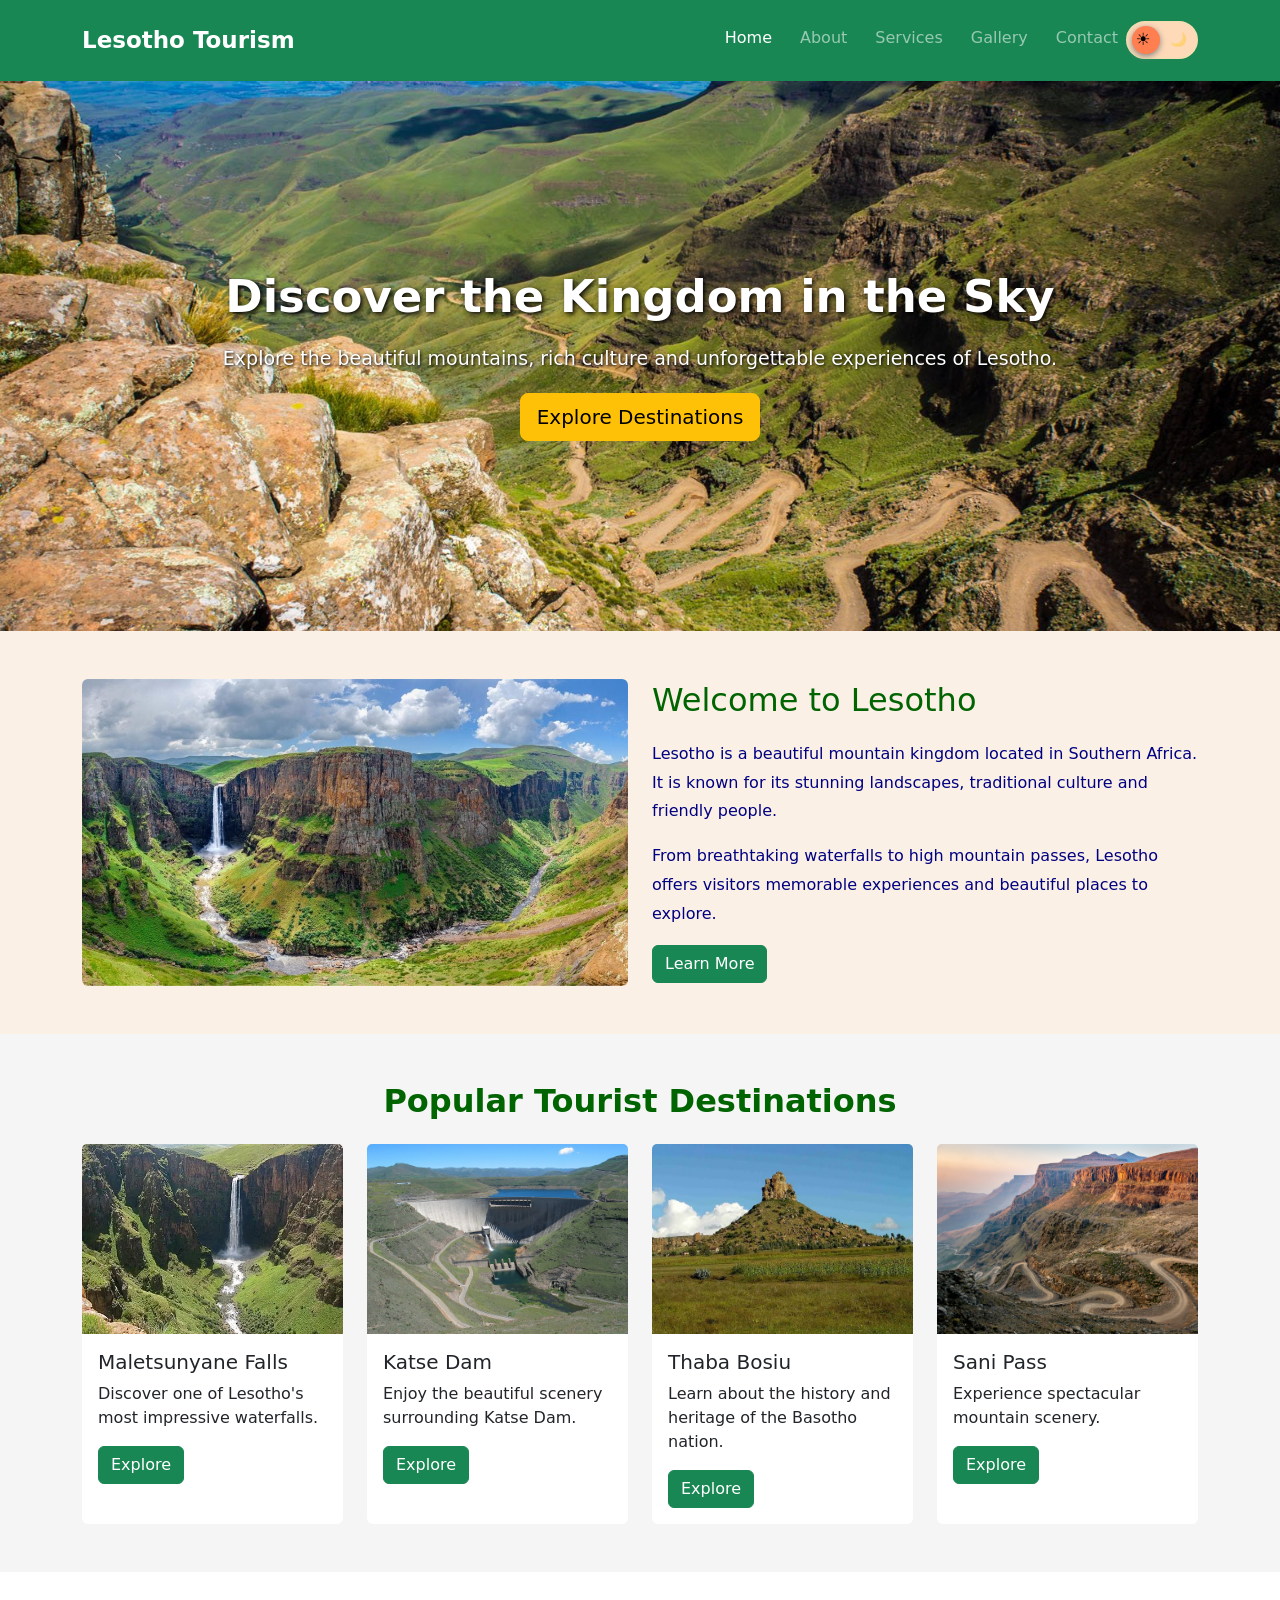
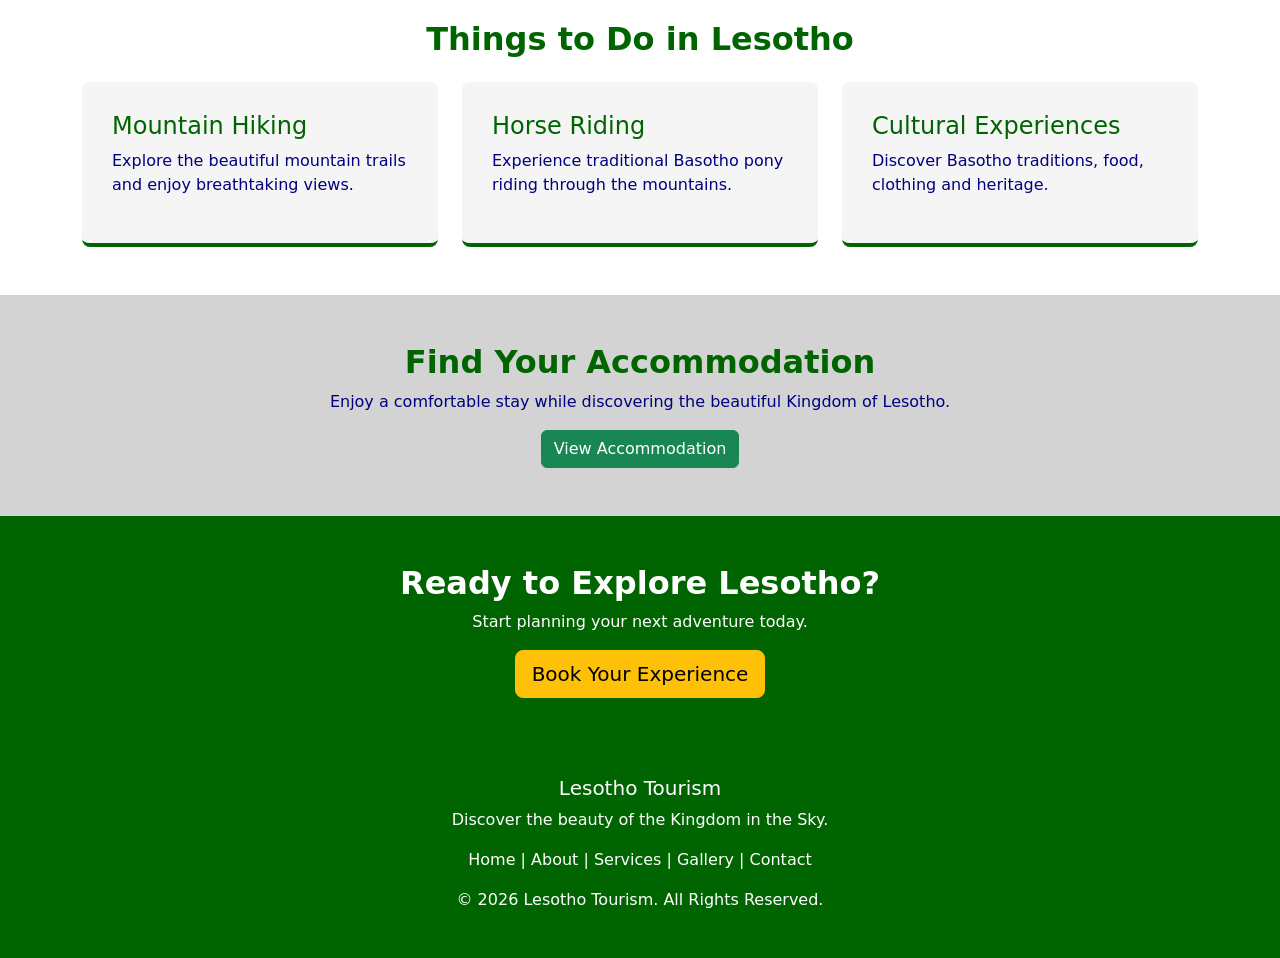
<file: index.html>
<!DOCTYPE html>
<html lang="en">
<head>
    <meta charset="UTF-8">
    <meta name="viewport" content="width=device-width, initial-scale=1.0">

    <title>Lesotho Tourism</title>

    <link href="https://cdn.jsdelivr.net/npm/bootstrap@5.3.3/dist/css/bootstrap.min.css" rel="stylesheet">
    <link rel="stylesheet" href="style.css">
</head>

<body>

<header>
    <nav class="navbar navbar-expand-lg navbar-dark bg-success">
        <div class="container">

            <a class="navbar-brand fw-bold" href="index.html">
                Lesotho Tourism
            </a>

            <button class="navbar-toggler" type="button"
                data-bs-toggle="collapse" data-bs-target="#myNavbar">
                <span class="navbar-toggler-icon"></span>
            </button>

            <div class="collapse navbar-collapse" id="myNavbar">

                <ul class="navbar-nav ms-auto">
                    <li class="nav-item"><a class="nav-link active" href="index.html">Home</a></li>
                    <li class="nav-item"><a class="nav-link" href="about.html">About</a></li>
                    <li class="nav-item"><a class="nav-link" href="services.html">Services</a></li>
                    <li class="nav-item"><a class="nav-link" href="gallery.html">Gallery</a></li>
                    <li class="nav-item"><a class="nav-link" href="contact.html">Contact</a></li>
                    <button id="theme-toggle" class="mustang-toggle" type="button" aria-label="Toggle dark mode" aria-pressed="false">
                        <span class="civic-track">
                            <span class="corolla-icon sun" aria-hidden="true">☀️</span>
                            <span class="corolla-icon moon" aria-hidden="true">🌙</span>
                            <span class="camry-thumb"></span>
                        </span>
                    </button>
                </ul>
            </div>
        </div>
    </nav>
</header>

<main>

    <!-- Hero -->
    <section class="landcruiser-hero">
        <div class="container text-center">
            <h1>Discover the Kingdom in the Sky</h1>

            <p>
                Explore the beautiful mountains, rich culture
                and unforgettable experiences of Lesotho.
            </p>

            <a href="services.html" class="btn btn-warning btn-lg">
                Explore Destinations
            </a>
        </div>
    </section>

    <!-- Introduction -->
    <section class="hilux-intro container py-5">
        <div class="row align-items-center">

            <div class="col-md-6">
                <img src="Landscape.png"
                    class="img-fluid rounded"
                    alt="Beautiful mountain scenery">
            </div>

            <div class="col-md-6">
                <h2>Welcome to Lesotho</h2>

                <p>
                    Lesotho is a beautiful mountain kingdom located
                    in Southern Africa. It is known for its stunning
                    landscapes, traditional culture and friendly people.
                </p>

                <p>
                    From breathtaking waterfalls to high mountain
                    passes, Lesotho offers visitors memorable
                    experiences and beautiful places to explore.
                </p>

                <a href="about.html" class="btn btn-success">Learn More</a>
            </div>

        </div>
    </section>

    <!-- Destinations -->
    <section class="defender-destinations py-5">
        <div class="container">

            <h2 class="text-center mb-4">Popular Tourist Destinations</h2>

            <div class="row g-4">

                <div class="col-12 col-sm-6 col-lg-3">
                    <div class="card wrangler-card h-100">
                        <img src="maletsunyane.webp"
                            class="card-img-top" alt="Waterfall scenery">

                        <div class="card-body">
                            <h5 class="card-title">Maletsunyane Falls</h5>
                            <p class="card-text">Discover one of Lesotho's most impressive waterfalls.</p>
                            <a href="services.html" class="btn btn-success">Explore</a>
                        </div>
                    </div>
                </div>

                <div class="col-12 col-sm-6 col-lg-3">
                    <div class="card wrangler-card h-100">
                        <img src="Katse-Dam.jpg"
                            class="card-img-top" alt="Mountain lake scenery">

                        <div class="card-body">
                            <h5 class="card-title">Katse Dam</h5>
                            <p class="card-text">Enjoy the beautiful scenery surrounding Katse Dam.</p>
                            <a href="services.html" class="btn btn-success">Explore</a>
                        </div>
                    </div>
                </div>

                <div class="col-12 col-sm-6 col-lg-3">
                    <div class="card wrangler-card h-100">
                        <img src="Thaba Bosiu.png"
                            class="card-img-top" alt="Mountain landscape">

                        <div class="card-body">
                            <h5 class="card-title">Thaba Bosiu</h5>
                            <p class="card-text">Learn about the history and heritage of the Basotho nation.</p>
                            <a href="services.html" class="btn btn-success">Explore</a>
                        </div>
                    </div>
                </div>

                <div class="col-12 col-sm-6 col-lg-3">
                    <div class="card wrangler-card h-100">
                        <img src="sani-pass.jpg"
                            class="card-img-top" alt="Mountain pass scenery">

                        <div class="card-body">
                            <h5 class="card-title">Sani Pass</h5>
                            <p class="card-text">Experience spectacular mountain scenery.</p>
                            <a href="services.html" class="btn btn-success">Explore</a>
                        </div>
                    </div>
                </div>

            </div>
        </div>
    </section>

    
    <section class="porsche-activities py-5">
        <div class="container">

            <h2 class="text-center mb-4">Things to Do in Lesotho</h2>

            <div class="row g-4">

                <div class="col-md-4">
                    <div class="ferrari-box">
                        <h4>Mountain Hiking</h4>
                        <p>Explore the beautiful mountain trails and enjoy breathtaking views.</p>
                    </div>
                </div>

                <div class="col-md-4">
                    <div class="ferrari-box">
                        <h4>Horse Riding</h4>
                        <p>Experience traditional Basotho pony riding through the mountains.</p>
                    </div>
                </div>

                <div class="col-md-4">
                    <div class="ferrari-box">
                        <h4>Cultural Experiences</h4>
                        <p>Discover Basotho traditions, food, clothing and heritage.</p>
                    </div>
                </div>

            </div>
        </div>
    </section>

    <section class="rangerover-stay py-5">
        <div class="container text-center">

            <h2>Find Your Accommodation</h2>

            <p>
                Enjoy a comfortable stay while discovering the
                beautiful Kingdom of Lesotho.
            </p>

            <a href="services.html" class="btn btn-success">
                View Accommodation
            </a>

        </div>
    </section>

    <section class="gwagon-booking text-center py-5">
        <div class="container">

            <h2>Ready to Explore Lesotho?</h2>

            <p>Start planning your next adventure today.</p>

            <a href="contact.html" class="btn btn-warning btn-lg">
                Book Your Experience
            </a>

        </div>
    </section>

</main>

<footer class="lexus-footer text-center">
    <div class="container">

        <h5>Lesotho Tourism</h5>

        <p>Discover the beauty of the Kingdom in the Sky.</p>

        <p>
            <a href="index.html">Home</a> |
            <a href="about.html">About</a> |
            <a href="services.html">Services</a> |
            <a href="gallery.html">Gallery</a> |
            <a href="contact.html">Contact</a>
        </p>

        <p>&copy; 2026 Lesotho Tourism. All Rights Reserved.</p>

    </div>
</footer>

<script src="https://cdn.jsdelivr.net/npm/bootstrap@5.3.3/dist/js/bootstrap.bundle.min.js"></script>
<script src="script.js"></script>

</body>
</html>
</file>
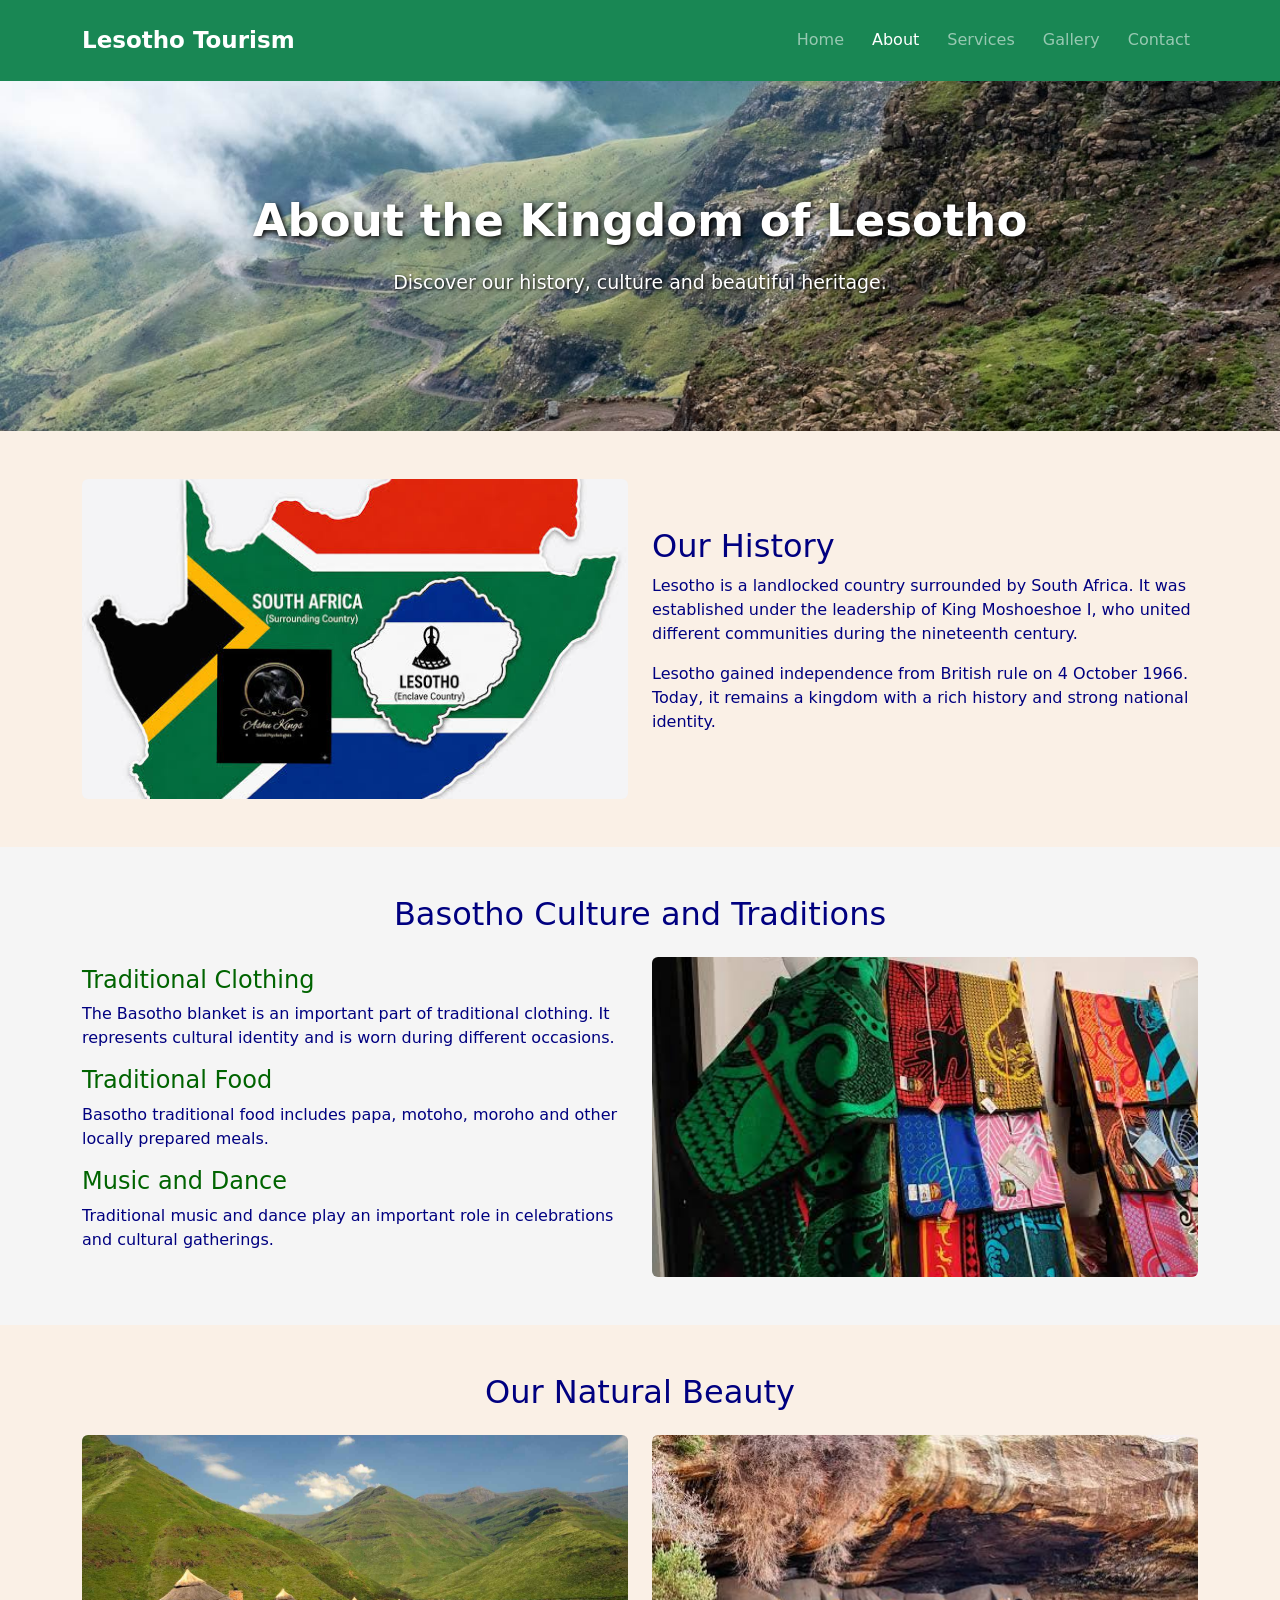
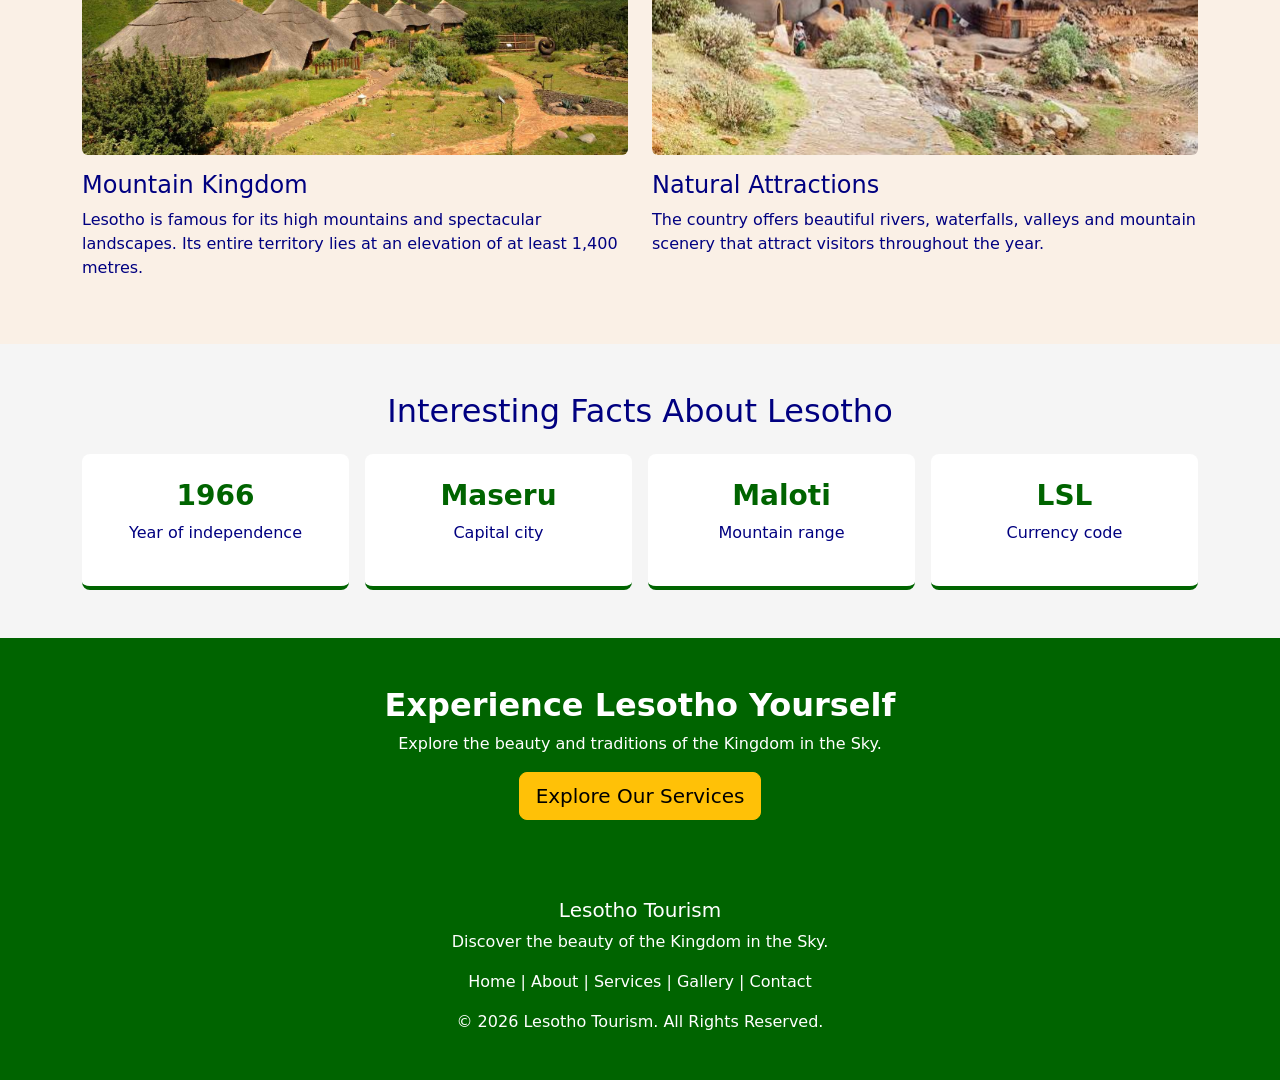
<file: about.html>
<!DOCTYPE html>
<html lang="en">
<head>
    <meta charset="UTF-8">
    <meta name="viewport" content="width=device-width, initial-scale=1.0">

    <title>About Lesotho | Lesotho Tourism</title>

    <link href="https://cdn.jsdelivr.net/npm/bootstrap@5.3.3/dist/css/bootstrap.min.css" rel="stylesheet">
    <link rel="stylesheet" href="style.css">
</head>

<body>

<header>
    <nav class="navbar navbar-expand-lg navbar-dark bg-success">
        <div class="container">

            <a class="navbar-brand fw-bold" href="index.html">Lesotho Tourism</a>

            <button class="navbar-toggler" type="button"
                data-bs-toggle="collapse" data-bs-target="#myNavbar">
                <span class="navbar-toggler-icon"></span>
            </button>
            

            <div class="collapse navbar-collapse" id="myNavbar">
                <ul class="navbar-nav ms-auto">
                    
                    <li class="nav-item"><a class="nav-link" href="index.html">Home</a></li>
                    <li class="nav-item"><a class="nav-link active" href="about.html">About</a></li>
                    <li class="nav-item"><a class="nav-link" href="services.html">Services</a></li>
                    <li class="nav-item"><a class="nav-link" href="gallery.html">Gallery</a></li>
                    <li class="nav-item"><a class="nav-link" href="contact.html">Contact</a></li>
                </ul>
            </div>

        </div>
    </nav>
</header>

<main>

    <!-- About Hero -->
    <section class="spongebob-hero">
        <div class="container text-center">
            <h1>About the Kingdom of Lesotho</h1>
            <p>Discover our history, culture and beautiful heritage.</p>
        </div>
    </section>

    <!-- History -->
    <section class="container py-5">
        <div class="row align-items-center g-4">

            <div class="col-md-6">
                <img src="h2.jpg"
                    class="img-fluid rounded patrick-image"
                    alt="African landscape">
            </div>

            <div class="col-md-6">
                <h2>Our History</h2>

                <p>
                    Lesotho is a landlocked country surrounded by South Africa.
                    It was established under the leadership of King Moshoeshoe I,
                    who united different communities during the nineteenth century.
                </p>

                <p>
                    Lesotho gained independence from British rule on
                    4 October 1966. Today, it remains a kingdom with
                    a rich history and strong national identity.
                </p>
            </div>

        </div>
    </section>

    <!-- Culture -->
    <section class="squidward-section py-5">
        <div class="container">

            <h2 class="text-center mb-4">Basotho Culture and Traditions</h2>

            <div class="row align-items-center g-4">

                <div class="col-md-6">
                    <h4>Traditional Clothing</h4>

                    <p>
                        The Basotho blanket is an important part of
                        traditional clothing. It represents cultural
                        identity and is worn during different occasions.
                    </p>

                    <h4>Traditional Food</h4>

                    <p>
                        Basotho traditional food includes papa, motoho,
                        moroho and other locally prepared meals.
                    </p>

                    <h4>Music and Dance</h4>

                    <p>
                        Traditional music and dance play an important
                        role in celebrations and cultural gatherings.
                    </p>
                </div>

                <div class="col-md-6">
                    <img src="wm.png"
                        class="img-fluid rounded patrick-image"
                        alt="Traditional African art">
                </div>

            </div>
        </div>
    </section>

    <!-- Geography -->
    <section class="container py-5">

        <h2 class="text-center mb-4">Our Natural Beauty</h2>

        <div class="row g-4">

            <div class="col-md-6">
                <img src="gg6.jpg"
                    class="img-fluid rounded patrick-image"
                    alt="Mountain scenery">

                <h4 class="mt-3">Mountain Kingdom</h4>

                <p>
                    Lesotho is famous for its high mountains and
                    spectacular landscapes. Its entire territory
                    lies at an elevation of at least 1,400 metres.
                </p>
            </div>

            <div class="col-md-6">
                <img src="gg2.jpg"
                    class="img-fluid rounded patrick-image"
                    alt="Beautiful natural scenery">

                <h4 class="mt-3">Natural Attractions</h4>

                <p>
                    The country offers beautiful rivers, waterfalls,
                    valleys and mountain scenery that attract visitors
                    throughout the year.
                </p>
            </div>

        </div>
    </section>

    <!-- Facts -->
    <section class="sandy-section py-5">
        <div class="container">

            <h2 class="text-center mb-4">Interesting Facts About Lesotho</h2>

            <div class="row g-3">

                <div class="col-md-3 col-6">
                    <div class="gary-box">
                        <h3>1966</h3>
                        <p>Year of independence</p>
                    </div>
                </div>

                <div class="col-md-3 col-6">
                    <div class="gary-box">
                        <h3>Maseru</h3>
                        <p>Capital city</p>
                    </div>
                </div>

                <div class="col-md-3 col-6">
                    <div class="gary-box">
                        <h3>Maloti</h3>
                        <p>Mountain range</p>
                    </div>
                </div>

                <div class="col-md-3 col-6">
                    <div class="gary-box">
                        <h3>LSL</h3>
                        <p>Currency code</p>
                    </div>
                </div>

            </div>
        </div>
    </section>

    <!-- Call to Action -->
    <section class="gwagon-booking text-center py-5">
        <div class="container">
            <h2>Experience Lesotho Yourself</h2>

            <p>Explore the beauty and traditions of the Kingdom in the Sky.</p>

            <a href="services.html" class="btn btn-warning btn-lg">
                Explore Our Services
            </a>
        </div>
    </section>

</main>

<footer class="lexus-footer text-center">
    <div class="container">

        <h5>Lesotho Tourism</h5>
        <p>Discover the beauty of the Kingdom in the Sky.</p>

        <p>
            <a href="index.html">Home</a> |
            <a href="about.html">About</a> |
            <a href="services.html">Services</a> |
            <a href="gallery.html">Gallery</a> |
            <a href="contact.html">Contact</a>
        </p>

        <p>&copy; 2026 Lesotho Tourism. All Rights Reserved.</p>

    </div>
</footer>

<script src="https://cdn.jsdelivr.net/npm/bootstrap@5.3.3/dist/js/bootstrap.bundle.min.js"></script>
<script src="script.js"></script>

</body>
</html>
</file>
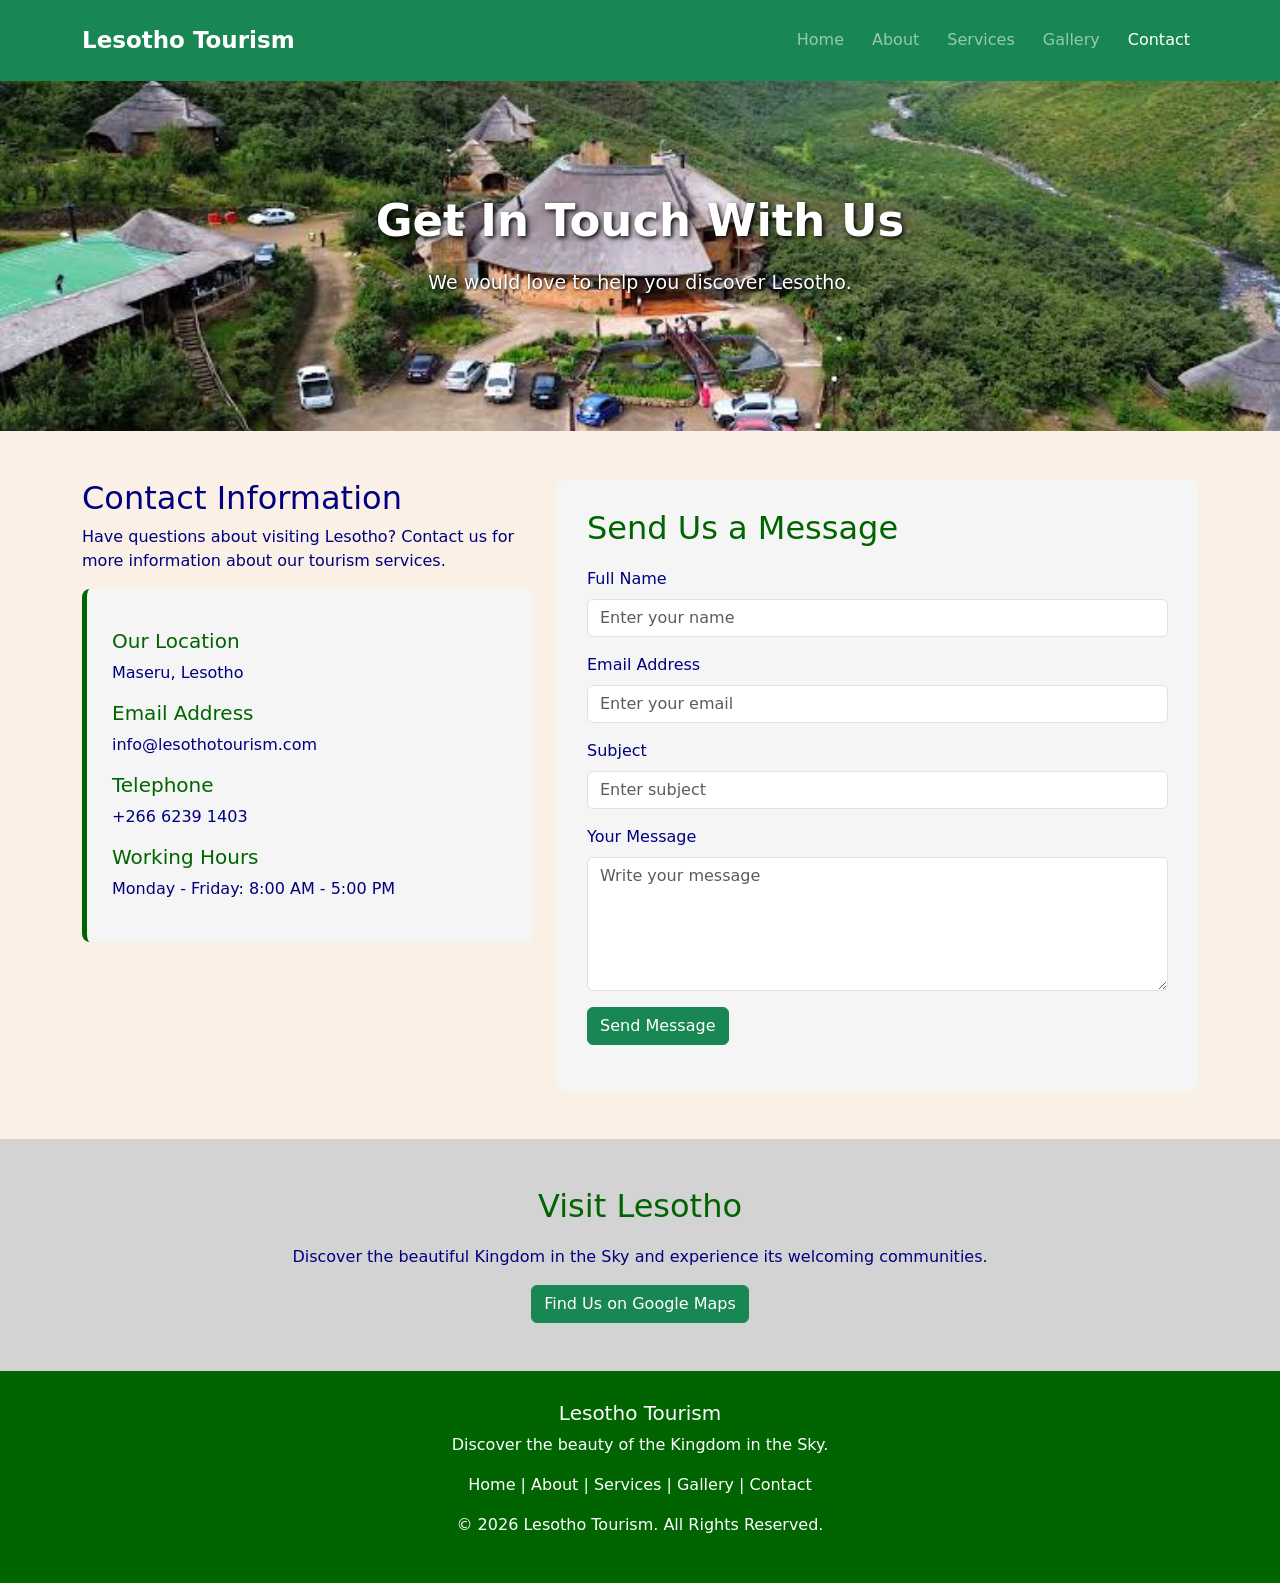
<file: contact.html>
<!DOCTYPE html>
<html lang="en">
<head>
    <meta charset="UTF-8">
    <meta name="viewport" content="width=device-width, initial-scale=1.0">

    <title>Contact Us | Lesotho Tourism</title>

    <link href="https://cdn.jsdelivr.net/npm/bootstrap@5.3.3/dist/css/bootstrap.min.css" rel="stylesheet">
    <link rel="stylesheet" href="style.css">
</head>

<body>

<header>
    <nav class="navbar navbar-expand-lg navbar-dark bg-success">
        <div class="container">

            <a class="navbar-brand fw-bold" href="index.html">Lesotho Tourism</a>

            <button class="navbar-toggler" type="button"
                data-bs-toggle="collapse" data-bs-target="#myNavbar">
                <span class="navbar-toggler-icon"></span>
            </button>

            <div class="collapse navbar-collapse" id="myNavbar">
                <ul class="navbar-nav ms-auto">
                    <li class="nav-item"><a class="nav-link" href="index.html">Home</a></li>
                    <li class="nav-item"><a class="nav-link" href="about.html">About</a></li>
                    <li class="nav-item"><a class="nav-link" href="services.html">Services</a></li>
                    <li class="nav-item"><a class="nav-link" href="gallery.html">Gallery</a></li>
                    <li class="nav-item"><a class="nav-link active" href="contact.html">Contact</a></li>
                </ul>
            </div>
        </div>
    </nav>
</header>

<main>

    <!-- Contact Hero -->
    <section class="inception-hero">
        <div class="container text-center">
            <h1>Get In Touch With Us</h1>
            <p>We would love to help you discover Lesotho.</p>
        </div>
    </section>

    <!-- Contact Information and Form -->
    <section class="container py-5">

        <div class="row g-4">

            <div class="col-md-5">

                <h2>Contact Information</h2>

                <p>
                    Have questions about visiting Lesotho?
                    Contact us for more information about our tourism services.
                </p>

                <div class="matrix-info">
                    <h5>Our Location</h5>
                    <p>Maseru, Lesotho</p>

                    <h5>Email Address</h5>
                    <p>info@lesothotourism.com</p>

                    <h5>Telephone</h5>
                    <p>+266 6239 1403</p>

                    <h5>Working Hours</h5>
                    <p>Monday - Friday: 8:00 AM - 5:00 PM</p>
                </div>

            </div>

            <div class="col-md-7">

                <div class="avatar-form">

                    <h2>Send Us a Message</h2>

                    <form id="titanicForm">

                        <div class="mb-3">
                            <label for="name" class="form-label">Full Name</label>
                            <input type="text" class="form-control"
                                id="name" placeholder="Enter your name" required>
                        </div>

                        <div class="mb-3">
                            <label for="email" class="form-label">Email Address</label>
                            <input type="email" class="form-control"
                                id="email" placeholder="Enter your email" required>
                        </div>

                        <div class="mb-3">
                            <label for="subject" class="form-label">Subject</label>
                            <input type="text" class="form-control"
                                id="subject" placeholder="Enter subject" required>
                        </div>

                        <div class="mb-3">
                            <label for="message" class="form-label">Your Message</label>
                            <textarea class="form-control" id="message"
                                rows="5" placeholder="Write your message" required></textarea>
                        </div>

                        <button type="submit" class="btn btn-success">
                            Send Message
                        </button>

                        <p id="gladiatorResponse" class="mt-3"></p>

                    </form>

                </div>

            </div>

        </div>
    </section>

    <!-- Location -->
    <section class="interstellar-section py-5 text-center">
        <div class="container">

            <h2>Visit Lesotho</h2>

            <p>
                Discover the beautiful Kingdom in the Sky
                and experience its welcoming communities.
            </p>

            <a href="https://www.google.com/maps/search/?api=1&query=Maseru+Lesotho"
                target="_blank" class="btn btn-success">
                Find Us on Google Maps
            </a>

        </div>
    </section>

</main>

<footer class="lexus-footer text-center">
    <div class="container">

        <h5>Lesotho Tourism</h5>
        <p>Discover the beauty of the Kingdom in the Sky.</p>

        <p>
            <a href="index.html">Home</a> |
            <a href="about.html">About</a> |
            <a href="services.html">Services</a> |
            <a href="gallery.html">Gallery</a> |
            <a href="contact.html">Contact</a>
        </p>

        <p>&copy; 2026 Lesotho Tourism. All Rights Reserved.</p>

    </div>
</footer>

<script src="https://cdn.jsdelivr.net/npm/bootstrap@5.3.3/dist/js/bootstrap.bundle.min.js"></script>
<script src="script.js"></script>

</body>
</html>
</file>
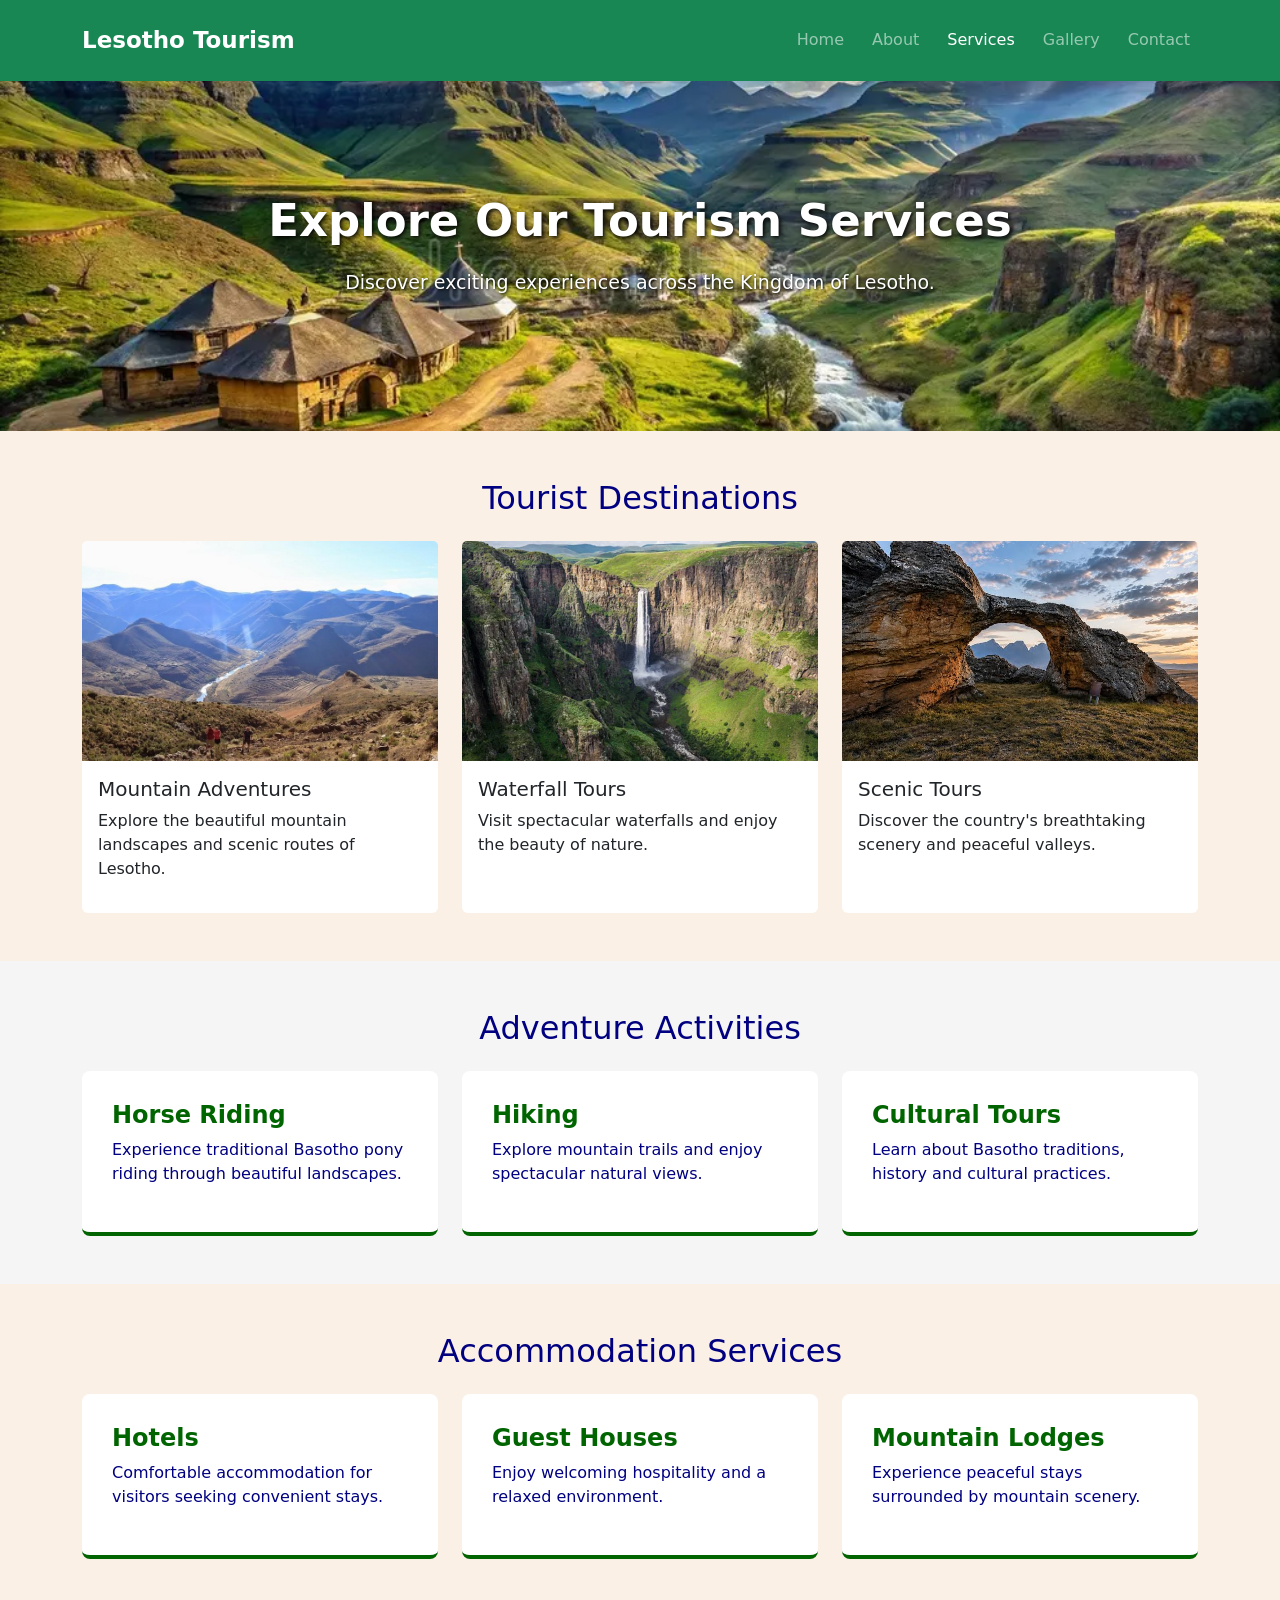
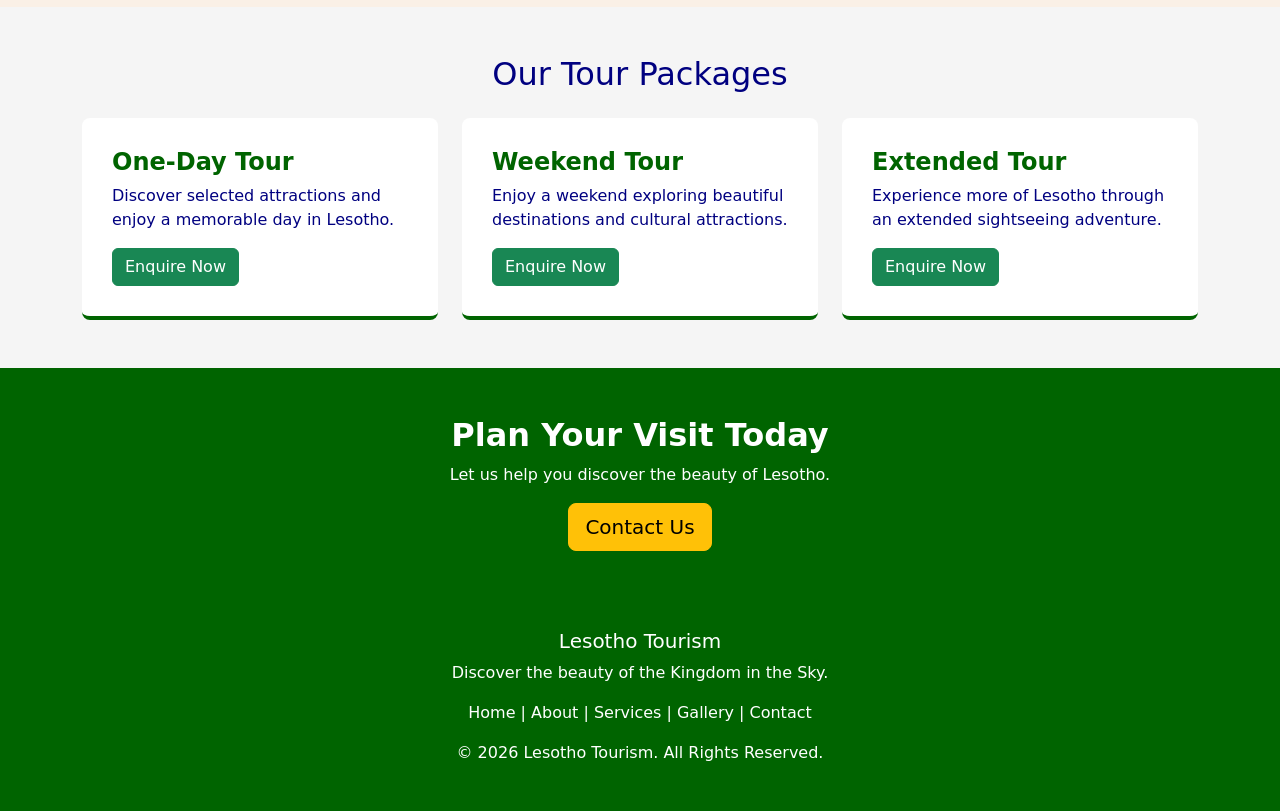
<file: services.html>
<!DOCTYPE html>
<html lang="en">
<head>
    <meta charset="UTF-8">
    <meta name="viewport" content="width=device-width, initial-scale=1.0">

    <title>Our Services | Lesotho Tourism</title>

    <link href="https://cdn.jsdelivr.net/npm/bootstrap@5.3.3/dist/css/bootstrap.min.css" rel="stylesheet">
    <link rel="stylesheet" href="style.css">
</head>

<body>

<header>
    <nav class="navbar navbar-expand-lg navbar-dark bg-success">
        <div class="container">

            <a class="navbar-brand fw-bold" href="index.html">
                Lesotho Tourism
            </a>

            <button class="navbar-toggler" type="button"
                data-bs-toggle="collapse" data-bs-target="#myNavbar">
                <span class="navbar-toggler-icon"></span>
            </button>

            <div class="collapse navbar-collapse" id="myNavbar">
                <ul class="navbar-nav ms-auto">
                    <li class="nav-item"><a class="nav-link" href="index.html">Home</a></li>
                    <li class="nav-item"><a class="nav-link" href="about.html">About</a></li>
                    <li class="nav-item"><a class="nav-link active" href="services.html">Services</a></li>
                    <li class="nav-item"><a class="nav-link" href="gallery.html">Gallery</a></li>
                    <li class="nav-item"><a class="nav-link" href="contact.html">Contact</a></li>
                </ul>
            </div>
        </div>
    </nav>
</header>

<main>

    <!-- Services Hero -->
    <section class="rolex-hero">
        <div class="container text-center">
            <h1>Explore Our Tourism Services</h1>
            <p>Discover exciting experiences across the Kingdom of Lesotho.</p>
        </div>
    </section>

    <!-- Tourist Destinations -->
    <section class="container py-5">

        <h2 class="text-center mb-4">Tourist Destinations</h2>

        <div class="row g-4">

            <div class="col-md-4">
                <div class="card omega-card h-100">
                    <img src="maluti-mountains.png" class="card-img-top" alt="Mountain scenery">
                    <div class="card-body">
                        <h5>Mountain Adventures</h5>
                        <p>Explore the beautiful mountain landscapes and scenic routes of Lesotho.</p>
                    </div>
                </div>
            </div>

            <div class="col-md-4">
                <div class="card omega-card h-100">
                    <img src="Maletsunyane falls.png" class="card-img-top" alt="Natural landscape">
                    <div class="card-body">
                        <h5>Waterfall Tours</h5>
                        <p>Visit spectacular waterfalls and enjoy the beauty of nature.</p>
                    </div>
                </div>
            </div>

            <div class="col-md-4">
                <div class="card omega-card h-100">
                    <img src="gg3.jpg" class="card-img-top" alt="Mountain landscape">
                    <div class="card-body">
                        <h5>Scenic Tours</h5>
                        <p>Discover the country's breathtaking scenery and peaceful valleys.</p>
                    </div>
                </div>
            </div>

        </div>
    </section>

    <!-- Activities -->
    <section class="cartier-activities py-5">
        <div class="container">

            <h2 class="text-center mb-4">Adventure Activities</h2>

            <div class="row g-4">

                <div class="col-md-4">
                    <div class="patek-info">
                        <h4>Horse Riding</h4>
                        <p>Experience traditional Basotho pony riding through beautiful landscapes.</p>
                    </div>
                </div>

                <div class="col-md-4">
                    <div class="patek-info">
                        <h4>Hiking</h4>
                        <p>Explore mountain trails and enjoy spectacular natural views.</p>
                    </div>
                </div>

                <div class="col-md-4">
                    <div class="patek-info">
                        <h4>Cultural Tours</h4>
                        <p>Learn about Basotho traditions, history and cultural practices.</p>
                    </div>
                </div>

            </div>
        </div>
    </section>

    <!-- Accommodation -->
    <section class="container py-5">

        <h2 class="text-center mb-4">Accommodation Services</h2>

        <div class="row g-4">

            <div class="col-md-4">
                <div class="tagheuer-card">
                    <h4>Hotels</h4>
                    <p>Comfortable accommodation for visitors seeking convenient stays.</p>
                </div>
            </div>

            <div class="col-md-4">
                <div class="tagheuer-card">
                    <h4>Guest Houses</h4>
                    <p>Enjoy welcoming hospitality and a relaxed environment.</p>
                </div>
            </div>

            <div class="col-md-4">
                <div class="tagheuer-card">
                    <h4>Mountain Lodges</h4>
                    <p>Experience peaceful stays surrounded by mountain scenery.</p>
                </div>
            </div>

        </div>
    </section>

    <!-- Tour Packages -->
    <section class="breitling-section py-5">
        <div class="container">

            <h2 class="text-center mb-4">Our Tour Packages</h2>

            <div class="row g-4">

                <div class="col-md-4">
                    <div class="hublot-card">
                        <h4>One-Day Tour</h4>
                        <p>Discover selected attractions and enjoy a memorable day in Lesotho.</p>
                        <a href="contact.html" class="btn btn-success">Enquire Now</a>
                    </div>
                </div>

                <div class="col-md-4">
                    <div class="hublot-card">
                        <h4>Weekend Tour</h4>
                        <p>Enjoy a weekend exploring beautiful destinations and cultural attractions.</p>
                        <a href="contact.html" class="btn btn-success">Enquire Now</a>
                    </div>
                </div>

                <div class="col-md-4">
                    <div class="hublot-card">
                        <h4>Extended Tour</h4>
                        <p>Experience more of Lesotho through an extended sightseeing adventure.</p>
                        <a href="contact.html" class="btn btn-success">Enquire Now</a>
                    </div>
                </div>

            </div>
        </div>
    </section>

    <!-- Booking -->
    <section class="gwagon-booking text-center py-5">
        <div class="container">
            <h2>Plan Your Visit Today</h2>
            <p>Let us help you discover the beauty of Lesotho.</p>
            <a href="contact.html" class="btn btn-warning btn-lg">Contact Us</a>
        </div>
    </section>

</main>

<footer class="lexus-footer text-center">
    <div class="container">

        <h5>Lesotho Tourism</h5>
        <p>Discover the beauty of the Kingdom in the Sky.</p>

        <p>
            <a href="index.html">Home</a> |
            <a href="about.html">About</a> |
            <a href="services.html">Services</a> |
            <a href="gallery.html">Gallery</a> |
            <a href="contact.html">Contact</a>
        </p>

        <p>&copy; 2026 Lesotho Tourism. All Rights Reserved.</p>

    </div>
</footer>

<script src="https://cdn.jsdelivr.net/npm/bootstrap@5.3.3/dist/js/bootstrap.bundle.min.js"></script>
<script src="script.js"></script>

</body>
</html>
</file>
<file: style.css>
:root {
  --bg: linen;
  --text: navy;
  --card: white;
  --track-bg: peachpuff;
  --thumb-bg: coral;
  --border: wheat;
  --toggle-width: 72px;
  --toggle-height: 38px;
  --thumb-size: 28px;
  --thumb-travel: 34px;
  --icon-size: 16px;
}

html.dark {
  --bg: black;
  --text: snow;
  --card: navy;
  --track-bg: black;
  --thumb-bg: gold;
  --border: orchid;
}

* {
  box-sizing: border-box;
}

body {
  margin: 0;
  padding: 0;
  min-height: 100dvh;
  background-color: var(--bg);
  color: var(--text);
  font-family: system-ui, -apple-system, sans-serif;
  font-size: clamp(1rem, 1.2vw, 1.125rem);
  transition: background-color 0.3s ease, color 0.3s ease;
}

header {
  position: sticky;
  top: 0;
  z-index: 1030;
  width: 100%;
}

.mustang-toggle {
  display: inline-flex;
  align-items: center;
  justify-content: center;
  min-width: 44px;
  min-height: 44px;
  background: transparent;
  border: none;
  padding: 0;
  cursor: pointer;
  -webkit-tap-highlight-color: transparent;
}

.civic-track {
  position: relative;
  display: inline-flex;
  align-items: center;
  justify-content: space-between;
  width: var(--toggle-width);
  height: var(--toggle-height);
  padding: 0 8px;
  border-radius: 999px;
  background-color: var(--track-bg);
  border: 2px solid var(--border);
  transition: background-color 0.3s ease, border-color 0.3s ease;
}

.corolla-icon {
  font-size: var(--icon-size);
  line-height: 1;
  z-index: 1;
  transition: transform 0.3s ease, opacity 0.3s ease;
}

.camry-thumb {
  position: absolute;
  top: 50%;
  left: 4px;
  width: var(--thumb-size);
  height: var(--thumb-size);
  border-radius: 50%;
  background-color: var(--thumb-bg);
  box-shadow: 0 2px 6px gray;
  transform: translateY(-50%);
  transition: transform 0.35s cubic-bezier(0.34, 1.56, 0.64, 1), background-color 0.3s ease;
}

html.dark .camry-thumb {
  transform: translate(var(--thumb-travel), -50%);
}

html:not(.dark) .moon,
html.dark .sun {
  opacity: 0.45;
  transform: scale(0.85);
}

html.dark .moon,
html:not(.dark) .sun {
  opacity: 1;
  transform: scale(1.05);
}

.mustang-toggle:focus-visible .civic-track {
  outline: 3px solid var(--thumb-bg);
  outline-offset: 3px;
}

@media (max-width: 480px) {
  :root {
    --toggle-width: 62px;
    --toggle-height: 34px;
    --thumb-size: 24px;
    --thumb-travel: 28px;
    --icon-size: 14px;
  }
}

@media (prefers-reduced-motion: reduce) {
  body,
  .civic-track,
  .corolla-icon,
  .camry-thumb {
    transition: none;
  }
}

.navbar {
  padding: 18px;
}

.navbar-brand {
  font-size: 23px;
}

.nav-link {
  margin-left: 12px;
  transition: 0.3s;
}

.nav-link:hover {
  color: orange;
}

.landcruiser-hero {
  background-image: url("n2.jpg");
  background-size: cover;
  background-position: center;
  min-height: 550px;
  display: flex;
  align-items: center;
  justify-content: center;
  text-align: center;
  padding: 60px 20px;
}

.landcruiser-hero h1,
.spongebob-hero h1,
.rolex-hero h1,
.kendrick-hero h1,
.inception-hero h1 {
  color: white;
  font-size: 45px;
  font-weight: bold;
  text-shadow: 2px 2px 5px black;
}

.landcruiser-hero p,
.spongebob-hero p,
.rolex-hero p,
.kendrick-hero p,
.inception-hero p {
  color: white;
  font-size: 19px;
  text-shadow: 1px 1px 3px black;
  margin: 20px 0;
}

.landcruiser-hero .btn:hover {
  background-color: darkorange;
  transform: scale(1.05);
}

.hilux-intro {
  line-height: 1.8;
}

.hilux-intro h2 {
  color: darkgreen;
  margin-bottom: 20px;
}

.hilux-intro img {
  width: 100%;
  max-height: 350px;
  object-fit: cover;
}

.defender-destinations {
  background-color: whitesmoke;
}

.defender-destinations h2,
.porsche-activities h2,
.rangerover-stay h2 {
  color: darkgreen;
  font-weight: bold;
}

.wrangler-card {
  transition: 0.3s;
  border: none;
}

.wrangler-card:hover {
  transform: translateY(-5px);
}

.wrangler-card img {
  height: 190px;
  object-fit: cover;
}

.porsche-activities {
  background-color: white;
}

.ferrari-box {
  background-color: whitesmoke;
  padding: 30px;
  border-radius: 8px;
  height: 100%;
  border-bottom: 4px solid darkgreen;
  transition: 0.3s;
}

.ferrari-box:hover {
  transform: translateY(-5px);
}

.ferrari-box h4 {
  color: darkgreen;
}

.rangerover-stay {
  background-color: lightgray;
}

.gwagon-booking {
  background-color: darkgreen;
  color: white;
}

.gwagon-booking h2 {
  font-weight: bold;
}

.spongebob-hero {
  background-image: url("n1.jpg");
  background-size: cover;
  background-position: center;
  min-height: 350px;
  display: flex;
  justify-content: center;
  align-items: center;
  text-align: center;
  padding: 50px 20px;
}

.rolex-hero {
  background-image: url("Wallpaper.png");
  background-size: cover;
  background-position: center;
  min-height: 350px;
  display: flex;
  justify-content: center;
  align-items: center;
  text-align: center;
  padding: 50px 20px;
}

.kendrick-hero {
  background-image: url("Biking.png");
  background-size: cover;
  background-position: center;
  min-height: 350px;
  display: flex;
  justify-content: center;
  align-items: center;
  text-align: center;
  padding: 50px 20px;
}

.patrick-image {
  width: 100%;
  height: 320px;
  object-fit: cover;
}

.squidward-section,
.sandy-section,
.cartier-activities,
.breitling-section {
  background-color: whitesmoke;
}

.squidward-section h4 {
  color: darkgreen;
}

.gary-box {
  background-color: white;
  padding: 25px 10px;
  text-align: center;
  border-radius: 8px;
  height: 100%;
  border-bottom: 4px solid darkgreen;
}

.gary-box h3 {
  color: darkgreen;
  font-weight: bold;
}

.omega-card {
  border: none;
  transition: 0.3s;
}

.omega-card:hover {
  transform: translateY(-5px);
}

.omega-card img {
  height: 220px;
  object-fit: cover;
}

.patek-info,
.tagheuer-card,
.hublot-card {
  background-color: white;
  padding: 30px;
  border-radius: 8px;
  height: 100%;
  border-bottom: 4px solid darkgreen;
  transition: 0.3s;
}

.patek-info:hover,
.tagheuer-card:hover,
.hublot-card:hover {
  transform: translateY(-5px);
}

.patek-info h4,
.tagheuer-card h4,
.hublot-card h4 {
  color: darkgreen;
  font-weight: bold;
}

.nicki-item {
  background-color: whitesmoke;
  border-radius: 8px;
  overflow: hidden;
  text-align: center;
  height: 100%;
  transition: 0.3s;
}

.nicki-item img {
  width: 100%;
  height: 250px;
  object-fit: cover;
  cursor: pointer;
  transition: 0.4s;
}

.nicki-item:hover img {
  transform: scale(1.05);
}

.nicki-item:hover {
  box-shadow: 0 5px 15px lightgray;
}

.nicki-item h5 {
  padding: 15px;
  color: darkgreen;
}

.inception-hero {
  background-image: url("n4.jpg");
  background-size: cover;
  background-position: center;
  min-height: 350px;
  display: flex;
  flex-direction: column;
  justify-content: center;
  align-items: center;
  text-align: center;
  padding: 50px 20px;
}

.matrix-info {
  background-color: whitesmoke;
  padding: 25px;
  border-radius: 8px;
  border-left: 5px solid darkgreen;
}

.matrix-info h5 {
  color: darkgreen;
  margin-top: 15px;
}

.avatar-form {
  background-color: whitesmoke;
  padding: 30px;
  border-radius: 8px;
}

.avatar-form h2,
.interstellar-section h2 {
  color: darkgreen;
  margin-bottom: 20px;
}

.avatar-form input:focus,
.avatar-form textarea:focus {
  border-color: green;
  box-shadow: 0 0 5px lightgreen;
}

.interstellar-section {
  background-color: lightgray;
}

.modal-body img {
  max-height: 75vh;
  width: auto;
}

.lexus-footer {
  background-color: darkgreen;
  color: white;
  padding: 30px 10px;
}

.lexus-footer a {
  color: white;
  text-decoration: none;
}

.lexus-footer a:hover {
  color: orange;
}

@media (max-width: 768px) {
  .landcruiser-hero {
    min-height: 400px;
  }

  .landcruiser-hero h1,
  .spongebob-hero h1,
  .rolex-hero h1,
  .kendrick-hero h1,
  .inception-hero h1 {
    font-size: 30px;
  }

  .landcruiser-hero p,
  .spongebob-hero p,
  .rolex-hero p,
  .kendrick-hero p,
  .inception-hero p {
    font-size: 16px;
  }

  .hilux-intro {
    text-align: center;
  }

  .patrick-image {
    height: 230px;
  }

  .nicki-item img {
    height: 200px;
  }

  .avatar-form {
    padding: 20px;
  }
}
</file>
